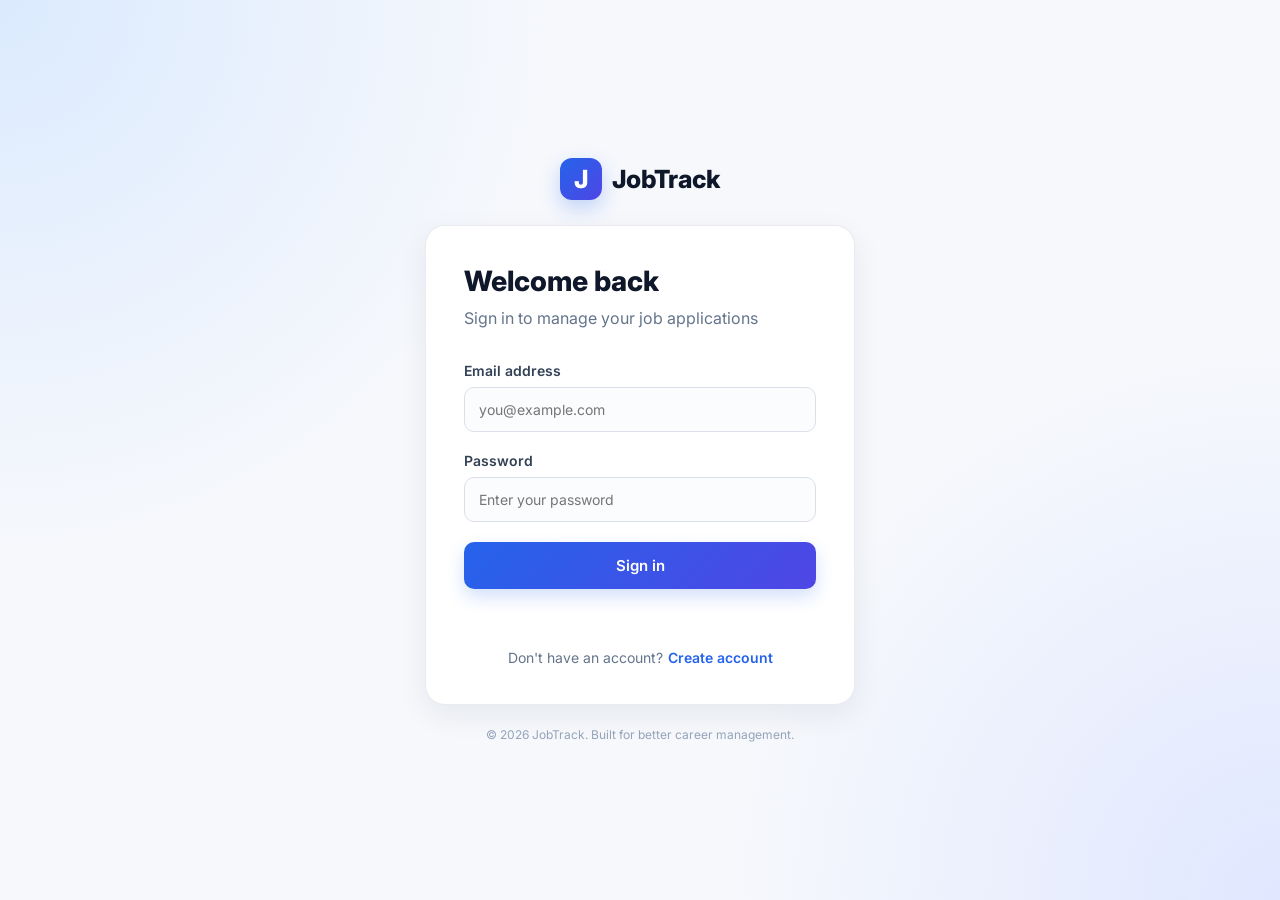
<file: frontend/index.html>
<!DOCTYPE html>
<html lang="en">

<head>
    <meta charset="UTF-8">
    <meta name="viewport" content="width=device-width, initial-scale=1.0">

    <title>JobTrack - Login</title>

    <link rel="preconnect" href="https://fonts.googleapis.com">
    <link rel="preconnect" href="https://fonts.gstatic.com" crossorigin>

    <link
        href="https://fonts.googleapis.com/css2?family=Inter:wght@400;500;600;700;800&display=swap"
        rel="stylesheet"
    >

    <link rel="stylesheet" href="css/style.css">
</head>

<body>

    <div class="auth-page">

        <div class="auth-container">

            <div class="brand-logo">
                <div class="brand-icon">J</div>
                <span>JobTrack</span>
            </div>

            <div class="auth-card">

                <div class="auth-header">
                    <h1>Welcome back</h1>

                    <p>
                        Sign in to manage your job applications
                    </p>
                </div>

                <form id="loginForm">

                    <div class="form-group">

                        <label for="email">
                            Email address
                        </label>

                        <input
                            type="email"
                            id="email"
                            placeholder="you@example.com"
                            required
                        >

                    </div>

                    <div class="form-group">

                        <label for="password">
                            Password
                        </label>

                        <input
                            type="password"
                            id="password"
                            placeholder="Enter your password"
                            required
                        >

                    </div>

                    <button
                        type="submit"
                        class="primary-btn"
                    >
                        Sign in
                    </button>

                </form>

                <p
                    id="errorMessage"
                    class="error-message"
                ></p>

                <div class="auth-footer">

                    <span>
                        Don't have an account?
                    </span>

                    <a href="signup.html">
                        Create account
                    </a>

                </div>

            </div>

            <p class="copyright">
                © 2026 JobTrack. Built for better career management.
            </p>

        </div>

    </div>

    <script src="js/auth.js"></script>

</body>

</html>
</file>
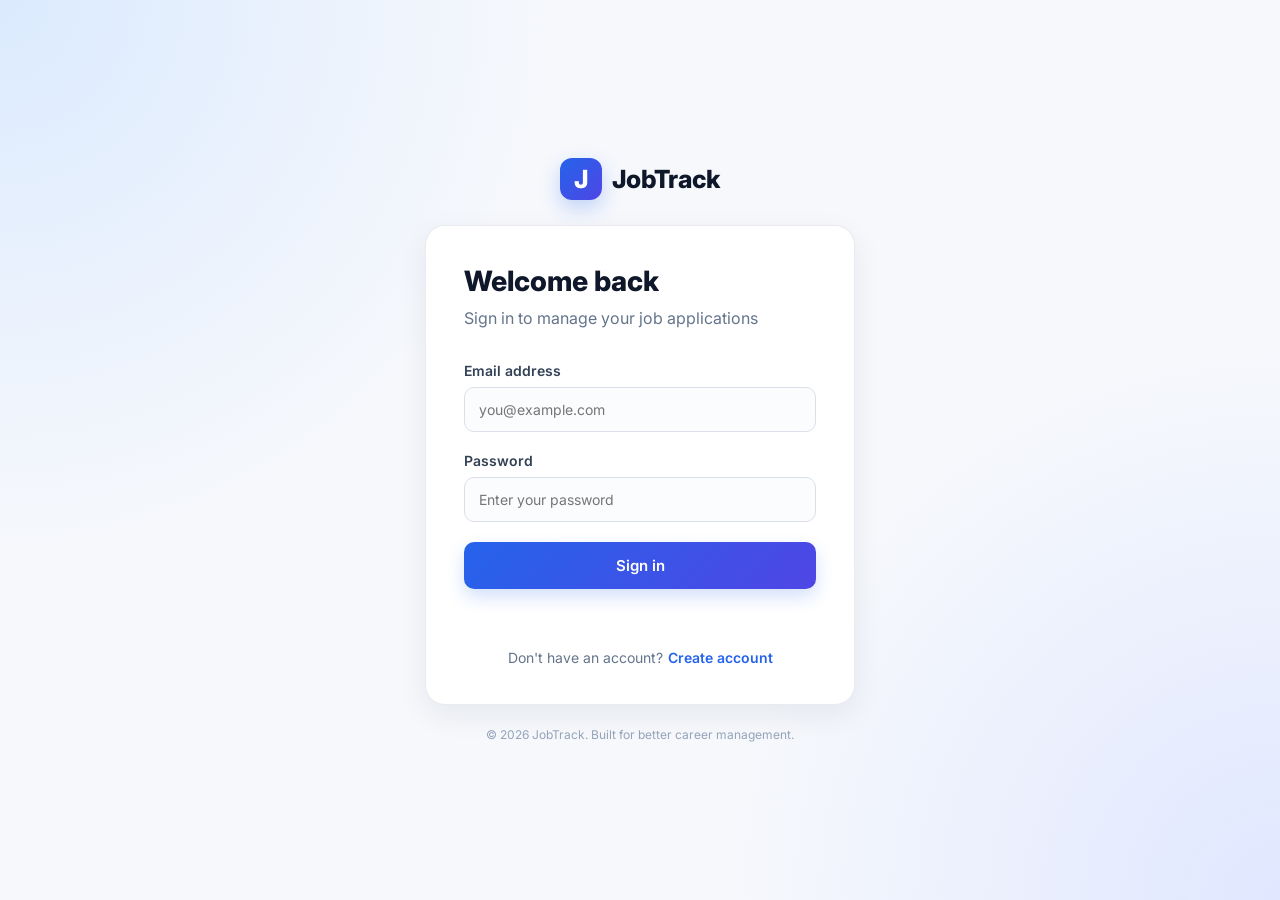
<file: frontend/dashboard.html>
<!DOCTYPE html>
<html lang="en">

<head>

    <meta charset="UTF-8">
    <meta name="viewport" content="width=device-width, initial-scale=1.0">

    <title>JobTrack - Dashboard</title>

    <link rel="preconnect" href="https://fonts.googleapis.com">
    <link rel="preconnect" href="https://fonts.gstatic.com" crossorigin>

    <link
        href="https://fonts.googleapis.com/css2?family=Inter:wght@400;500;600;700;800&display=swap"
        rel="stylesheet"
    >

    <link rel="stylesheet" href="css/style.css">

</head>

<body>

    <div class="dashboard">

        <aside class="sidebar">

            <div class="sidebar-brand">

                <div class="brand-icon">
                    J
                </div>

                <span>
                    JobTrack
                </span>

            </div>

            <nav class="sidebar-nav">

                <a
                    href="dashboard.html"
                    class="nav-item active"
                >
                    <span class="nav-icon">⌂</span>
                    Dashboard
                </a>

                <a
                    href="#"
                    class="nav-item"
                >
                    <span class="nav-icon">▣</span>
                    Applications
                </a>

                <a
                    href="#"
                    class="nav-item"
                >
                    <span class="nav-icon">◷</span>
                    Interviews
                </a>

            </nav>

            <div class="sidebar-bottom">

                <button
                    id="logoutButton"
                    class="logout-btn"
                >
                    <span>↪</span>
                    Logout
                </button>

            </div>

        </aside>

        <main class="main-content">

            <header class="dashboard-header">

                <div>

                    <p class="eyebrow">
                        OVERVIEW
                    </p>

                    <h1>
                        Dashboard
                    </h1>

                    <p class="dashboard-subtitle">
                        Track your job search and stay organized.
                    </p>

                </div>

            </header>

            <section class="stats-grid">

                <div class="stat-card">

                    <div class="stat-top">
                        <span class="stat-label">
                            Total Applications
                        </span>

                        <div class="stat-icon blue">
                            ▣
                        </div>
                    </div>

                    <div
                        id="totalApplications"
                        class="stat-number"
                    >
                        0
                    </div>

                    <p class="stat-description">
                        All applications
                    </p>

                </div>

                <div class="stat-card">

                    <div class="stat-top">

                        <span class="stat-label">
                            Applied
                        </span>

                        <div class="stat-icon purple">
                            ↑
                        </div>

                    </div>

                    <div
                        id="appliedApplications"
                        class="stat-number"
                    >
                        0
                    </div>

                    <p class="stat-description">
                        Applications submitted
                    </p>

                </div>

                <div class="stat-card">

                    <div class="stat-top">

                        <span class="stat-label">
                            Interviews
                        </span>

                        <div class="stat-icon orange">
                            ◷
                        </div>

                    </div>

                    <div
                        id="interviewApplications"
                        class="stat-number"
                    >
                        0
                    </div>

                    <p class="stat-description">
                        Interview stage
                    </p>

                </div>

                <div class="stat-card">

                    <div class="stat-top">

                        <span class="stat-label">
                            Offers
                        </span>

                        <div class="stat-icon green">
                            ✓
                        </div>

                    </div>

                    <div
                        id="offerApplications"
                        class="stat-number"
                    >
                        0
                    </div>

                    <p class="stat-description">
                        Offers received
                    </p>

                </div>

                <div class="stat-card">

                    <div class="stat-top">

                        <span class="stat-label">
                            Rejected
                        </span>

                        <div class="stat-icon red">
                            ×
                        </div>

                    </div>

                    <div
                        id="rejectedApplications"
                        class="stat-number"
                    >
                        0
                    </div>

                    <p class="stat-description">
                        Applications rejected
                    </p>

                </div>

            </section>

            <section class="dashboard-grid">

                <div class="dashboard-card">

                    <div class="card-header">

                        <div>

                            <h2>
                                Recent Applications
                            </h2>

                            <p>
                                Your latest job applications
                            </p>

                        </div>

                        <span class="card-symbol">
                            ▣
                        </span>

                    </div>

                    <div id="recentApplications">

                        <p class="empty-message">
                            Loading applications...
                        </p>

                    </div>

                </div>

                <div class="dashboard-card">

                    <div class="card-header">

                        <div>

                            <h2>
                                Upcoming Deadlines
                            </h2>

                            <p>
                                Never miss an important deadline
                            </p>

                        </div>

                        <span class="card-symbol">
                            ◷
                        </span>

                    </div>

                    <div id="upcomingDeadlines">

                        <p class="empty-message">
                            Loading deadlines...
                        </p>

                    </div>

                </div>

            </section>

        </main>

    </div>

    <script src="js/dashboard.js"></script>

</body>

</html>
</file>
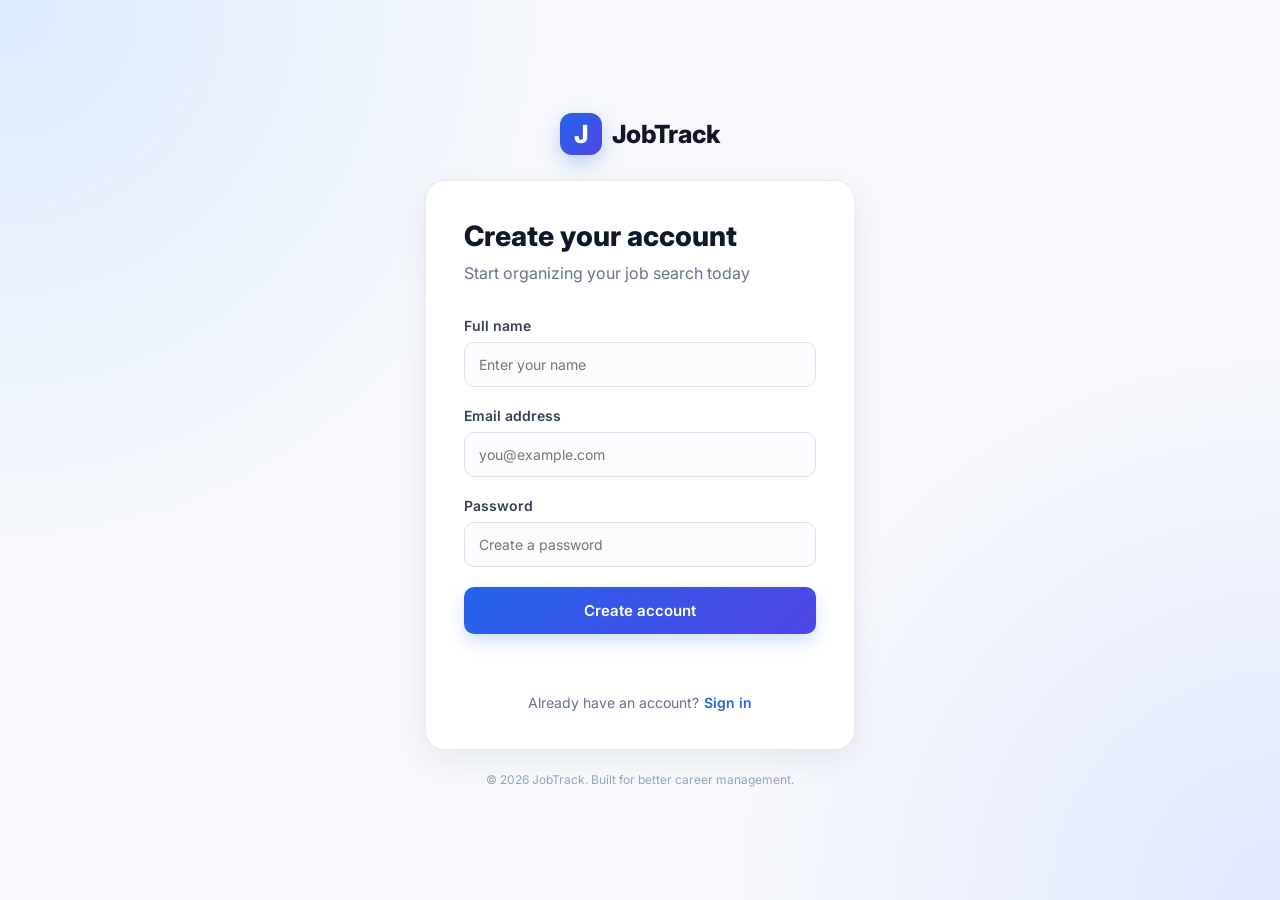
<file: frontend/signup.html>
<!DOCTYPE html>
<html lang="en">

<head>

    <meta charset="UTF-8">
    <meta name="viewport" content="width=device-width, initial-scale=1.0">

    <title>JobTrack - Create Account</title>

    <link rel="preconnect" href="https://fonts.googleapis.com">
    <link rel="preconnect" href="https://fonts.gstatic.com" crossorigin>

    <link
        href="https://fonts.googleapis.com/css2?family=Inter:wght@400;500;600;700;800&display=swap"
        rel="stylesheet"
    >

    <link rel="stylesheet" href="css/style.css">

</head>

<body>

    <div class="auth-page">

        <div class="auth-container">

            <div class="brand-logo">
                <div class="brand-icon">J</div>
                <span>JobTrack</span>
            </div>

            <div class="auth-card">

                <div class="auth-header">

                    <h1>Create your account</h1>

                    <p>
                        Start organizing your job search today
                    </p>

                </div>

                <form id="signupForm">

                    <div class="form-group">

                        <label for="name">
                            Full name
                        </label>

                        <input
                            type="text"
                            id="name"
                            placeholder="Enter your name"
                            required
                        >

                    </div>

                    <div class="form-group">

                        <label for="email">
                            Email address
                        </label>

                        <input
                            type="email"
                            id="email"
                            placeholder="you@example.com"
                            required
                        >

                    </div>

                    <div class="form-group">

                        <label for="password">
                            Password
                        </label>

                        <input
                            type="password"
                            id="password"
                            placeholder="Create a password"
                            required
                        >

                    </div>

                    <button
                        type="submit"
                        class="primary-btn"
                    >
                        Create account
                    </button>

                </form>

                <p
                    id="signupMessage"
                    class="message"
                ></p>

                <div class="auth-footer">

                    <span>
                        Already have an account?
                    </span>

                    <a href="index.html">
                        Sign in
                    </a>

                </div>

            </div>

            <p class="copyright">
                © 2026 JobTrack. Built for better career management.
            </p>

        </div>

    </div>

    <script src="js/signup.js"></script>

</body>

</html>
</file>
<file: frontend/css/style.css>
:root {
    --navy: #0f172a;
    --navy-light: #172554;
    --blue: #2563eb;
    --blue-dark: #1d4ed8;
    --blue-light: #eff6ff;

    --purple: #7c3aed;
    --purple-light: #f3e8ff;

    --green: #16a34a;
    --green-light: #dcfce7;

    --orange: #ea580c;
    --orange-light: #ffedd5;

    --red: #dc2626;
    --red-light: #fee2e2;

    --background: #f6f8fc;
    --white: #ffffff;

    --text: #111827;
    --text-secondary: #64748b;
    --border: #e5e7eb;

    --shadow: 0 10px 30px rgba(15, 23, 42, 0.07);

    --transition: all 0.25s ease;
}

* {
    margin: 0;
    padding: 0;
    box-sizing: border-box;
}

body {
    font-family: "Inter", sans-serif;
    background: var(--background);
    color: var(--text);
}

/* =========================
   AUTH PAGES
========================= */

.auth-page {
    min-height: 100vh;

    display: flex;
    justify-content: center;
    align-items: center;

    padding: 30px;

    background:
        radial-gradient(
            circle at top left,
            #dbeafe 0,
            transparent 35%
        ),
        radial-gradient(
            circle at bottom right,
            #e0e7ff 0,
            transparent 35%
        ),
        var(--background);
}

.auth-container {
    width: 100%;
    max-width: 430px;

    animation: fadeUp 0.6s ease;
}

.brand-logo {
    display: flex;
    justify-content: center;
    align-items: center;

    gap: 10px;

    margin-bottom: 25px;

    font-size: 25px;
    font-weight: 800;

    color: var(--navy);
}

.brand-icon {
    width: 42px;
    height: 42px;

    display: flex;
    justify-content: center;
    align-items: center;

    border-radius: 12px;

    color: white;

    background:
        linear-gradient(
            135deg,
            #2563eb,
            #4f46e5
        );

    box-shadow:
        0 8px 20px rgba(37, 99, 235, 0.25);
}

.auth-card {
    background: var(--white);

    padding: 38px;

    border: 1px solid rgba(229, 231, 235, 0.8);

    border-radius: 20px;

    box-shadow: var(--shadow);
}

.auth-header {
    margin-bottom: 30px;
}

.auth-header h1 {
    font-size: 28px;
    font-weight: 800;

    color: var(--navy);

    margin-bottom: 8px;
}

.auth-header p {
    color: var(--text-secondary);

    line-height: 1.6;
}

.form-group {
    margin-bottom: 20px;
}

.form-group label {
    display: block;

    margin-bottom: 8px;

    font-size: 14px;
    font-weight: 600;

    color: #334155;
}

.form-group input {
    width: 100%;

    padding: 13px 14px;

    border: 1px solid #dbe0e8;

    border-radius: 10px;

    background: #fbfcfe;

    font-family: inherit;
    font-size: 14px;

    transition: var(--transition);
}

.form-group input:focus {
    outline: none;

    background: white;

    border-color: var(--blue);

    box-shadow:
        0 0 0 4px rgba(37, 99, 235, 0.1);
}

.primary-btn {
    width: 100%;

    padding: 14px;

    border: none;
    border-radius: 10px;

    background:
        linear-gradient(
            135deg,
            var(--blue),
            #4f46e5
        );

    color: white;

    font-family: inherit;
    font-size: 15px;
    font-weight: 600;

    cursor: pointer;

    transition: var(--transition);

    box-shadow:
        0 8px 18px rgba(37, 99, 235, 0.2);
}

.primary-btn:hover {
    transform: translateY(-2px);

    box-shadow:
        0 12px 25px rgba(37, 99, 235, 0.3);
}

.primary-btn:active {
    transform: translateY(0);
}

.auth-footer {
    display: flex;
    justify-content: center;

    gap: 5px;

    margin-top: 25px;

    font-size: 14px;

    color: var(--text-secondary);
}

.auth-footer a {
    color: var(--blue);

    font-weight: 600;

    text-decoration: none;
}

.auth-footer a:hover {
    text-decoration: underline;
}

.error-message {
    min-height: 20px;

    margin-top: 15px;

    text-align: center;

    color: var(--red);

    font-size: 14px;
}

.message {
    min-height: 20px;

    margin-top: 15px;

    text-align: center;

    font-size: 14px;
}

.copyright {
    margin-top: 22px;

    text-align: center;

    color: #94a3b8;

    font-size: 12px;
}

/* =========================
   DASHBOARD
========================= */

.dashboard {
    min-height: 100vh;

    display: flex;
}

/* Sidebar */

.sidebar {
    width: 250px;

    min-height: 100vh;

    display: flex;
    flex-direction: column;

    padding: 25px 18px;

    background:
        linear-gradient(
            180deg,
            #0f172a,
            #172554
        );

    color: white;
}

.sidebar-brand {
    display: flex;
    align-items: center;

    gap: 10px;

    padding: 0 10px;

    margin-bottom: 45px;

    font-size: 20px;
    font-weight: 800;
}

.sidebar-brand .brand-icon {
    width: 38px;
    height: 38px;

    border-radius: 10px;

    background:
        linear-gradient(
            135deg,
            #2563eb,
            #6366f1
        );
}

.sidebar-nav {
    display: flex;
    flex-direction: column;

    gap: 7px;
}

.nav-item {
    display: flex;
    align-items: center;

    gap: 12px;

    padding: 12px 14px;

    border-radius: 10px;

    color: #cbd5e1;

    text-decoration: none;

    font-size: 14px;
    font-weight: 500;

    transition: var(--transition);
}

.nav-item:hover {
    color: white;

    background: rgba(255, 255, 255, 0.08);
}

.nav-item.active {
    color: white;

    background:
        linear-gradient(
            135deg,
            #2563eb,
            #4f46e5
        );

    box-shadow:
        0 8px 18px rgba(37, 99, 235, 0.25);
}

.nav-icon {
    width: 20px;

    text-align: center;

    font-size: 16px;
}

.sidebar-bottom {
    margin-top: auto;
}

.logout-btn {
    width: 100%;

    display: flex;
    align-items: center;

    gap: 10px;

    padding: 12px 14px;

    border: 1px solid rgba(255, 255, 255, 0.08);

    border-radius: 10px;

    background: rgba(255, 255, 255, 0.05);

    color: #cbd5e1;

    font-family: inherit;
    font-size: 14px;

    cursor: pointer;

    transition: var(--transition);
}

.logout-btn:hover {
    background: rgba(220, 38, 38, 0.15);

    color: #fca5a5;
}

/* Main */

.main-content {
    flex: 1;

    padding: 45px;

    overflow-x: hidden;
}

.dashboard-header {
    margin-bottom: 32px;
}

.eyebrow {
    margin-bottom: 8px;

    color: var(--blue);

    font-size: 11px;
    font-weight: 700;

    letter-spacing: 1.5px;
}

.dashboard-header h1 {
    margin-bottom: 7px;

    color: var(--navy);

    font-size: 32px;
    font-weight: 800;
}

.dashboard-subtitle {
    color: var(--text-secondary);

    font-size: 14px;
}

/* Statistics */

.stats-grid {
    display: grid;

    grid-template-columns:
        repeat(5, 1fr);

    gap: 18px;

    margin-bottom: 25px;
}

.stat-card {
    padding: 21px;

    background: white;

    border: 1px solid var(--border);

    border-radius: 15px;

    box-shadow:
        0 5px 20px rgba(15, 23, 42, 0.04);

    transition: var(--transition);

    animation: fadeUp 0.5s ease;
}

.stat-card:hover {
    transform: translateY(-4px);

    box-shadow:
        0 12px 30px rgba(15, 23, 42, 0.08);
}

.stat-top {
    display: flex;
    justify-content: space-between;
    align-items: center;

    margin-bottom: 15px;
}

.stat-label {
    color: var(--text-secondary);

    font-size: 12px;
    font-weight: 600;
}

.stat-icon {
    width: 34px;
    height: 34px;

    display: flex;
    justify-content: center;
    align-items: center;

    border-radius: 9px;

    font-size: 15px;
    font-weight: 700;
}

.stat-icon.blue {
    background: var(--blue-light);
    color: var(--blue);
}

.stat-icon.purple {
    background: var(--purple-light);
    color: var(--purple);
}

.stat-icon.orange {
    background: var(--orange-light);
    color: var(--orange);
}

.stat-icon.green {
    background: var(--green-light);
    color: var(--green);
}

.stat-icon.red {
    background: var(--red-light);
    color: var(--red);
}

.stat-number {
    margin-bottom: 5px;

    color: var(--navy);

    font-size: 30px;
    font-weight: 800;
}

.stat-description {
    color: #94a3b8;

    font-size: 11px;
}

/* Dashboard Cards */

.dashboard-grid {
    display: grid;

    grid-template-columns:
        1fr 1fr;

    gap: 22px;
}

.dashboard-card {
    min-height: 300px;

    padding: 25px;

    background: white;

    border: 1px solid var(--border);

    border-radius: 15px;

    box-shadow:
        0 5px 20px rgba(15, 23, 42, 0.04);

    animation: fadeUp 0.6s ease;
}

.card-header {
    display: flex;
    justify-content: space-between;

    margin-bottom: 20px;
}

.card-header h2 {
    margin-bottom: 5px;

    color: var(--navy);

    font-size: 17px;
    font-weight: 700;
}

.card-header p {
    color: var(--text-secondary);

    font-size: 12px;
}

.card-symbol {
    width: 35px;
    height: 35px;

    display: flex;
    justify-content: center;
    align-items: center;

    border-radius: 9px;

    background: var(--blue-light);

    color: var(--blue);
}

/* Application Items */

.application-item,
.deadline-item {
    display: flex;

    justify-content: space-between;
    align-items: center;

    padding: 14px 0;

    border-bottom: 1px solid #f0f2f5;
}

.application-item:last-child,
.deadline-item:last-child {
    border-bottom: none;
}

.application-item strong,
.deadline-item strong {
    color: #1e293b;

    font-size: 13px;
}

.application-item p,
.deadline-item p {
    margin-top: 5px;

    color: var(--text-secondary);

    font-size: 11px;
}

.status-badge {
    padding: 5px 9px;

    border-radius: 20px;

    background: var(--blue-light);

    color: var(--blue);

    font-size: 10px;
    font-weight: 600;

    text-transform: capitalize;
}

.deadline-item span {
    color: var(--red);

    font-size: 11px;
    font-weight: 600;
}

.empty-message {
    padding: 40px 0;

    text-align: center;

    color: #94a3b8;

    font-size: 13px;
}

/* =========================
   ANIMATIONS
========================= */

@keyframes fadeUp {
    from {
        opacity: 0;
        transform: translateY(12px);
    }

    to {
        opacity: 1;
        transform: translateY(0);
    }
}

/* =========================
   RESPONSIVE
========================= */

@media (max-width: 1200px) {

    .stats-grid {
        grid-template-columns:
            repeat(3, 1fr);
    }

}

@media (max-width: 900px) {

    .sidebar {
        width: 210px;
    }

    .main-content {
        padding: 30px;
    }

    .dashboard-grid {
        grid-template-columns: 1fr;
    }

}

@media (max-width: 700px) {

    .dashboard {
        flex-direction: column;
    }

    .sidebar {
        width: 100%;
        min-height: auto;

        padding: 15px;
    }

    .sidebar-brand {
        margin-bottom: 15px;
    }

    .sidebar-nav {
        flex-direction: row;
    }

    .nav-item {
        flex: 1;
        justify-content: center;
    }

    .sidebar-bottom {
        margin-top: 15px;
    }

    .main-content {
        padding: 20px;
    }

    .stats-grid {
        grid-template-columns:
            repeat(2, 1fr);
    }

}

@media (max-width: 480px) {

    .auth-page {
        padding: 15px;
    }

    .auth-card {
        padding: 25px 20px;
    }

    .auth-header h1 {
        font-size: 24px;
    }

    .stats-grid {
        grid-template-columns: 1fr;
    }

    .dashboard-header h1 {
        font-size: 26px;
    }

    .main-content {
        padding: 15px;
    }

    .sidebar-nav {
        flex-direction: column;
    }

    .nav-item {
        justify-content: flex-start;
    }

}
</file>
